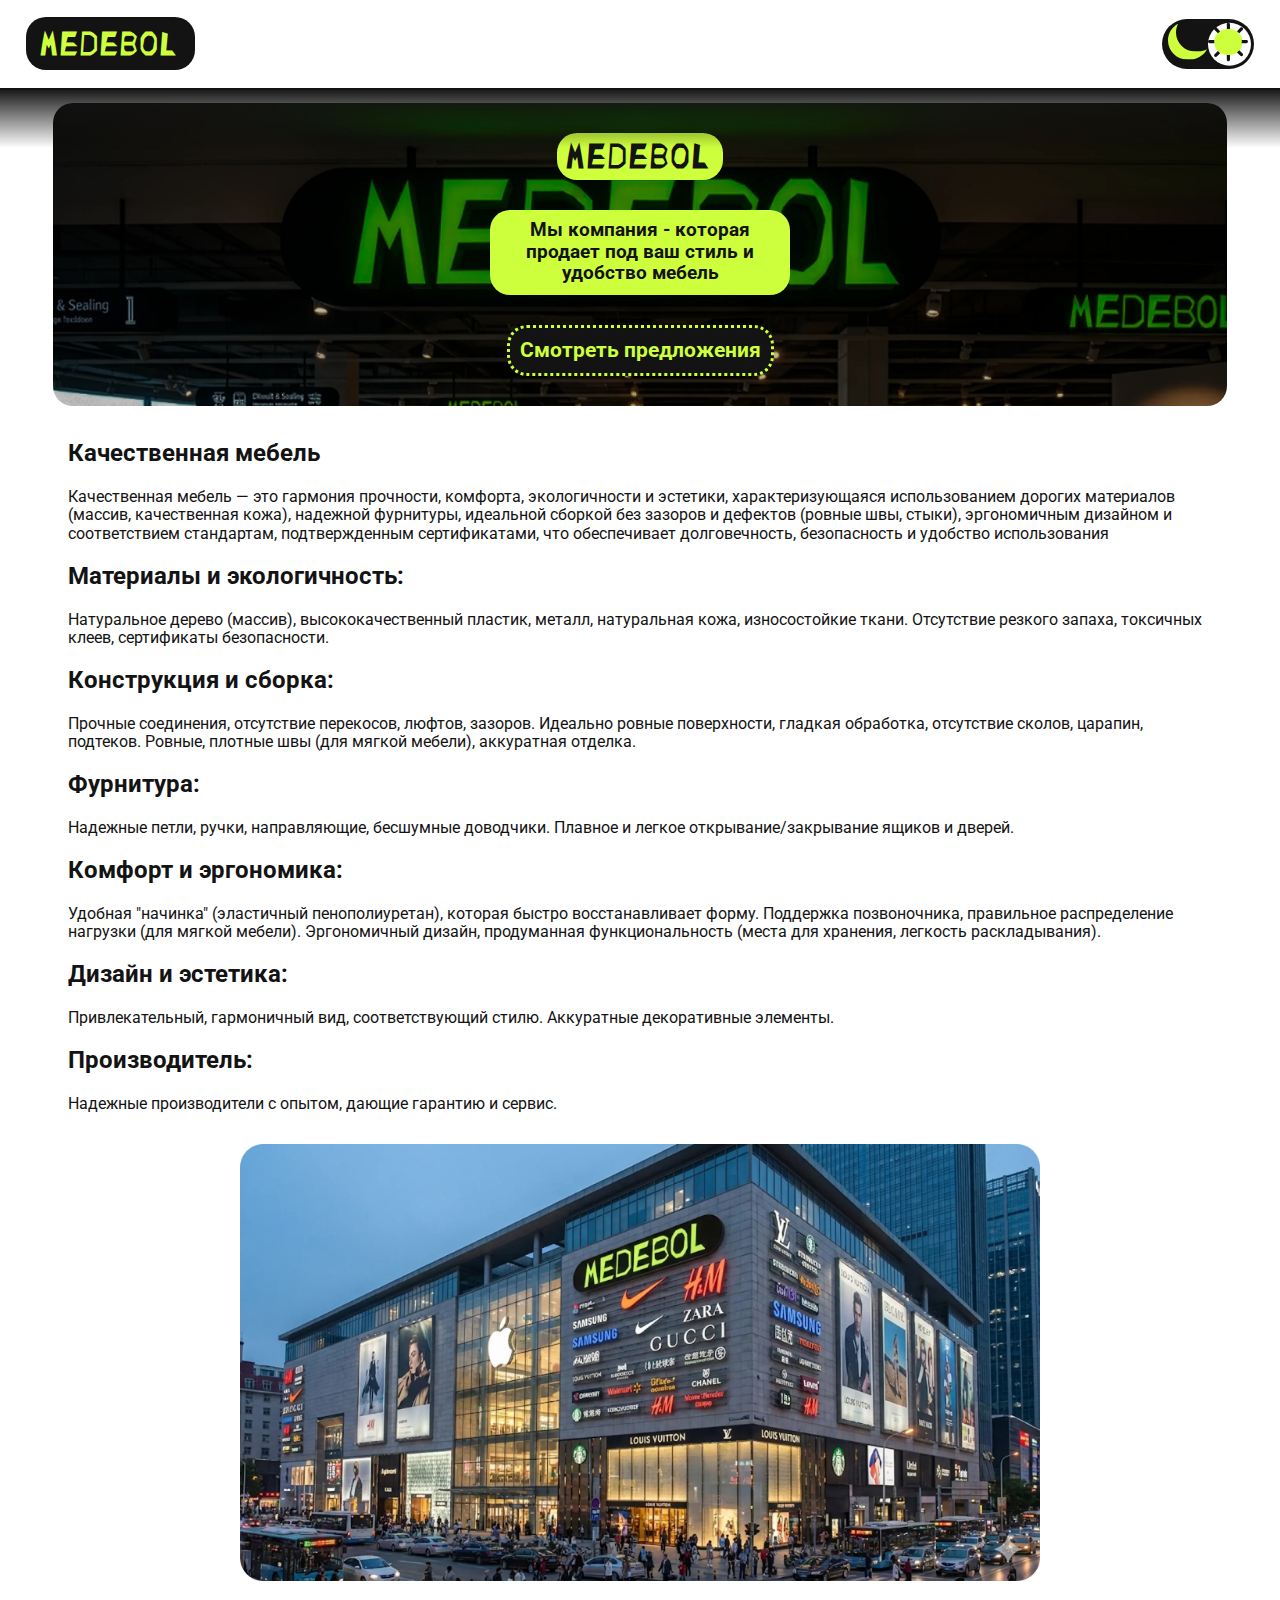
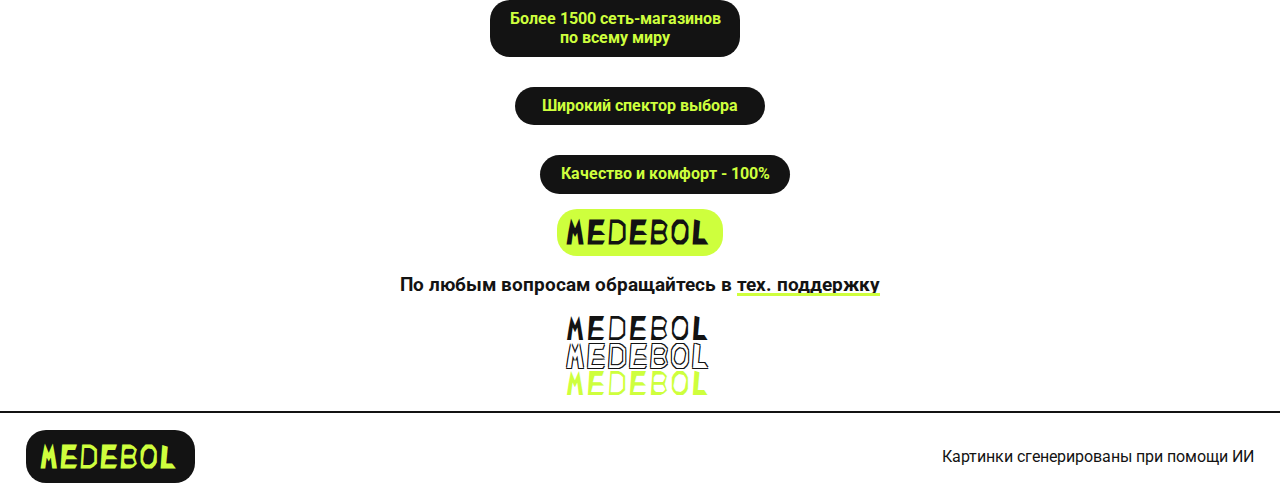
<file: pages/about-us.html>
<!DOCTYPE html>
<html lang="ru">
<head>
    <meta charset="UTF-8">
    <meta name="viewport" content="width=device-width, initial-scale=1.0">
    <meta name="description" content="MEDEBOL - О нас. Смотрите наши предложения по мебелю, узнавайте новое, качество, распродажи. MEDEBOL всемирная компания, предаствляя качественные услуги, а так служебная поддержка на ваши интересующие вопросы. Мебель - Качетсво">
    <meta name="google-site-verification" content="POzSSQd3IZOIQiUNMjCIF3KPBFPMCvrIMZgmNRqX080" />
    <link rel="shortcut icon" href="../assets/icons/MEDEBOL-tab-ico.webp" type="image/x-icon">
    <title>MEDEBOL - О нас</title>
    <link rel="stylesheet" href="../assets/styles/normalize.css">
    <link rel="stylesheet" href="../assets/fonts/css/medebol.css">
    <link rel="preconnect" href="https://fonts.googleapis.com">
    <link rel="preconnect" href="https://fonts.gstatic.com" crossorigin>
    <link href="https://fonts.googleapis.com/css2?family=Roboto:wght@100..900&display=swap" rel="stylesheet">
    <link rel="stylesheet" href="../assets/styles/variables.css">
    <link rel="stylesheet" href="../assets/styles/global.css">
    <link rel="stylesheet" href="../assets/styles/about-us.css">
    <script src="../assets/scripts/abous-us.js" defer></script>
</head>
<body>
    <header class="header">
        <div class="header-container">
            <div class="div-header-footer-logo"><h1 class="header-footer-logo">MEDEBOL</h1></div>
            <div class="div-nav-header-footer">
                <nav>
                    <ul>
                        <li><div class="div-toggle-theme"><button class="toggle-theme"><img src="../assets/icons/moon.svg" alt="Иконка луны" width="40" height="40"><img  src="../assets/icons/sun.svg" alt="Иконка солнца" width="40" height="40"></button><span class="toggle-view"></span></div></li>
                    </ul>
                </nav>
            </div>
        </div>
    </header>
    <main class="main">
        <div class="main-container">
            <section class="section-greeting">
                <div class="blocks-of-greeting">
                    <h2 class="name-company">MEDEBOL</h2>
                    <h3 class="hyphen-company-on-greeting">Мы компания - которая продает под ваш стиль и удобство мебель</h3>
                    <a href="../index.html">Смотреть предложения</a>
                </div>
            </section>
            <section class="description-about-company">
                <div class="desciption-titles-and-paragraphs">
                    <h2>Качественная мебель</h2>
                    <p>Качественная мебель — это гармония прочности, комфорта, экологичности и эстетики, характеризующаяся использованием дорогих материалов (массив,  качественная кожа), надежной фурнитуры, идеальной сборкой без зазоров и  дефектов (ровные швы, стыки), эргономичным дизайном и соответствием  стандартам, подтвержденным сертификатами, что обеспечивает  долговечность, безопасность и удобство использования</p>
                    <h2>Материалы и экологичность:</h2>
                    <p>Натуральное дерево (массив), высококачественный пластик, металл, натуральная кожа, износостойкие ткани. Отсутствие резкого запаха, токсичных клеев, сертификаты безопасности.</p>
                    <h2>Конструкция и сборка:</h2>
                    <p>Прочные соединения, отсутствие перекосов, люфтов, зазоров. Идеально ровные поверхности, гладкая обработка, отсутствие сколов, царапин, подтеков. Ровные, плотные швы (для мягкой мебели), аккуратная отделка.</p>
                    <h2>Фурнитура:</h2>
                    <p>Надежные петли, ручки, направляющие, бесшумные доводчики. Плавное и легкое открывание/закрывание ящиков и дверей.</p>
                    <h2>Комфорт и эргономика:</h2>
                    <p>Удобная "начинка" (эластичный пенополиуретан), которая быстро восстанавливает форму. Поддержка позвоночника, правильное распределение нагрузки (для мягкой мебели). Эргономичный дизайн, продуманная функциональность (места для хранения, легкость раскладывания).</p>
                    <h2>Дизайн и эстетика:</h2>
                    <p>Привлекательный, гармоничный вид, соответствующий стилю. Аккуратные декоративные элементы.</p>
                    <h2>Производитель:</h2>
                    <p>Надежные производители с опытом, дающие гарантию и сервис.</p>
                </div>
                <div class="facts-about-company">
                    <div class="div-img-company"><img src="../assets/images/banners/mall.webp" alt="Торговый центр и компания MEDEBOL" width="300" height="180"></div>
                    <div class="facts-titles">
                        <p class="fact-title">Более 1500 сеть-магазинов по всему миру</p>
                        <p class="fact-title">Широкий спектор выбора</p>
                        <p class="fact-title">Качество и комфорт - 100%</p>
                    </div>
                    <h2 class="name-company">MEDEBOL</h2>
                    <h3 class="suggest-technical-support">По любым вопросам обращайтесь в <span class="technical-support">тех. поддержку</span></h3>
                    <div class="marketing-logos">
                        <p class="marketing-logo">MEDEBOL</p>
                        <p class="marketing-logo">MEDEBOL</p>
                        <p class="marketing-logo">MEDEBOL</p>
                    </div>
                </div>
            </section>
        </div>
    </main>
    <footer class="footer">
        <div class="footer-container">
            <div class="div-header-footer-logo"><span class="header-footer-logo">MEDEBOL</span></div>
            <div class="div-nav-header-footer">
                <nav>
                    <ul>
                        <li><p class="warning-about-ai">Картинки сгенерированы при помощи ИИ</p></li>
                    </ul>
                </nav>
            </div>
        </div>
    </footer>
</body>
</html>
</file>
<file: assets/fonts/css/medebol.css>
@font-face {
  font-family: 'medebol';
  src: url('../font/medebol.eot?52925147');
  src: url('../font/medebol.eot?52925147#iefix') format('embedded-opentype'),
       url('../font/medebol.woff2?52925147') format('woff2'),
       url('../font/medebol.woff?52925147') format('woff'),
       url('../font/medebol.ttf?52925147') format('truetype'),
       url('../font/medebol.svg?52925147#medebol') format('svg');
  font-weight: normal;
  font-style: normal;
}
/* Chrome hack: SVG is rendered more smooth in Windozze. 100% magic, uncomment if you need it. */
/* Note, that will break hinting! In other OS-es font will be not as sharp as it could be */
/*
@media screen and (-webkit-min-device-pixel-ratio:0) {
  @font-face {
    font-family: 'medebol';
    src: url('../font/medebol.svg?52925147#medebol') format('svg');
  }
}
*/
[class^="icon-"]:before, [class*=" icon-"]:before {
  font-family: "medebol";
  font-style: normal;
  font-weight: normal;
  speak: never;

  display: inline-block;
  text-decoration: inherit;
  width: 1em;
  margin-right: .2em;
  text-align: center;
  /* opacity: .8; */

  /* For safety - reset parent styles, that can break glyph codes*/
  font-variant: normal;
  text-transform: none;

  /* fix buttons height, for twitter bootstrap */
  line-height: 1em;

  /* Animation center compensation - margins should be symmetric */
  /* remove if not needed */
  margin-left: .2em;

  /* you can be more comfortable with increased icons size */
  /* font-size: 120%; */

  /* Font smoothing. That was taken from TWBS */
  -webkit-font-smoothing: antialiased;
  -moz-osx-font-smoothing: grayscale;

  /* Uncomment for 3D effect */
  /* text-shadow: 1px 1px 1px rgba(127, 127, 127, 0.3); */
}

.icon-b-medebol:before { content: '\42'; } /* 'B' */
.icon-d-medebol:before { content: '\44'; } /* 'D' */
.icon-e-medebol:before { content: '\45'; } /* 'E' */
.icon-l-medebol:before { content: '\4c'; } /* 'L' */
.icon-m-medebol:before { content: '\4d'; } /* 'M' */
.icon-o-medebol:before { content: '\4f'; } /* 'O' */
</file>
<file: assets/styles/variables.css>
:root {
    --light-theme: rgb(255, 255, 255);
    --dark-theme: rgb(19, 19, 19);
    --accent-color: rgb(206, 255, 61);
    --size-logos-h-f: clamp(20px, 1.8vw, 64px);
    --size-titles: clamp(20px, 1.7vw, 48px);
    --size-a-h-f: clamp(24px, 1.67vw, 48px);
    --border-radius-card-offer: 30px;
    --border-radius-logos: 20px;
    --border-radius-major-elements: 20px;
    --padding-texts-titles: 10px;
    --font-text-cards-offer: clamp(14px, 1.25vw, 24px);
    /* hover vars */
    --transition-standard: 0.4s ease;
    --hover-light-theme: rgb(230, 230, 230);
    --hover-dark-theme: rgb(54, 54, 54);
}
</file>
<file: assets/styles/global.css>
/* MOBILE FIRST */

body {
    background-color: var(--light-theme);
    color: var(--dark-theme);
    font-family: "Roboto", sans-serif;
    scroll-behavior: smooth;
}

body.dark {
    background-color: var(--dark-theme);
    color: var(--light-theme);
}

body.dark::-webkit-scrollbar-track {
    background-color: var(--light-theme);
}

::-webkit-scrollbar {
    width: 9px;
    
}

::-webkit-scrollbar-track {
    background-color: var(--dark-theme);
}

::-webkit-scrollbar-thumb {
    background: var(--accent-color);
    border-radius: 10px;
}

.header {
    position: sticky;
    inset: 0;
    width: 100%;
    height: 90px;
    padding: 2%;
    background-color: var(--light-theme);
    color: var(--dark-theme);
    border-bottom: var(--dark-theme) 2px solid;
    display: grid;
    align-content: center;
    z-index: 9;
}

.header.dark {
    background-color: var(--dark-theme);
    color: var(--light-theme);
    border-bottom: var(--light-theme) 2px solid;
}

header::after {
    content: "";
    position: absolute;
    top: 100%;
    left: 0;
    background: linear-gradient(0deg, rgba(19, 19, 19, 0), var(--dark-theme));
    width: 100%;
    height: 60px;
    pointer-events: none;
}

.header.dark::after {
    content: "";
    position: absolute;
    top: 100%;
    left: 0;
    background: linear-gradient(0deg, rgba(255, 255, 255, 0), var(--light-theme));
    width: 100%;
    height: 60px;
    pointer-events: none;
}

.header.moved {
    transform: translateY(-90px);
}

.header-container {
    width: 100%;
    display: grid;
    align-items: center;
    grid-template-columns: 1fr 2fr 1fr;
}

.header-footer-logo {
    background-color: var(--dark-theme);
    color: var(--accent-color);
    border-radius: var(--border-radius-logos);
    display: inline;
    font-size: var(--size-logos-h-f);
    font-weight: bold;
    font-family: "medebol", "Roboto";
    padding: 15px;
}

.header-footer-logo.dark {
    background-color: var(--light-theme);
}

.div-nav-header-footer {
    width: 100%;
    display: flex;
    justify-content: flex-end;
}

.div-nav-header-footer ul {
    display: flex;
    align-items: center;
    justify-content: space-between;
    gap: 75px;
    list-style: none;
}

.div-nav-header-footer a {
    color: var(--dark-theme);
    text-decoration: none;
    font-size: var(--size-a-h-f);
    font-weight: bold;
}

.div-nav-header-footer.dark a {
    color: var(--light-theme);
}

.div-toggle-theme {
    position: relative;
}

.toggle-theme {
    width: 100%;
    height: 50px;
    border-radius: 30px;
    border: none;
    background-color: var(--dark-theme);
}

.toggle-theme.dark {
    background-color: var(--light-theme);
}

.toggle-view {
    position: absolute;
    inset: 0;
    background-color: var(--light-theme);
    width: 42.5px;
    height: 42.5px;
    border-radius: 100%;
    z-index: 1;
    top: 50%;
    left: 50%;
    transform: translate(-0%, -50%);
}

.toggle-view.dark {
    background-color: var(--dark-theme);
    transform: translate(-100%, -50%);
}

.toggle-theme img {
    position: relative;
    z-index: 2;
}

.burger-menu {
    width: 100%;
    display: flex;
    align-items: flex-end;
    flex-direction: column;
    gap: 8px;
}

.stick {
    background-color: var(--dark-theme);
    width: 55px;
    height: 6px;
}

.stick.dark {
    background-color: var(--light-theme);
}

.burger-menu-modal {
    display: none;
    position: fixed;
    z-index: 15;
    background-color: var(--dark-theme);
    width: 250px;
    height: 100%;
}

.burger-menu-modal.dark {
    background-color: var(--light-theme);
}

.burger-menu-modal.shown {
    display: block;
}

.burger-menu-modal::after {
    content: "";
    position: absolute;
    top: 0;
    left: 250px;
    width: 100vw;
    height: 100%;
    background-color: rgba(0, 0, 0, 0.6);
    backdrop-filter: blur(5px);
    z-index: -1;
}

.burger-menu-list {
    height: calc(100% - 90px);
    display: flex;
    flex-direction: column;
    gap: 10px;
    justify-content: center;
    align-items: center;
}

.burger-menu-list li {
    list-style: none;
}

.burger-menu-list a {
    color: var(--light-theme);
    text-decoration: none;
    font-size: var(--size-a-h-f);
    font-weight: bold;
}

.burger-menu-modal.dark a {
    color: var(--dark-theme);
}

.main {
    position: relative;
}

.main-container {
    max-width: 1200px;
    padding: 1%;
    margin: 0 auto;
}

.header-footer-logo, .name-company, .marketing-logo {
    letter-spacing: 5px;
}

.footer {
    width: 100%;
    height: 90px;
    padding: 2%;
    background-color: var(--light-theme);
    color: var(--dark-theme);
    border-top: var(--dark-theme) 2px solid;
    display: grid;
    align-content: center;
}

.footer.dark {
    background-color: var(--dark-theme);
    color: var(--light-theme);
    border-top: var(--light-theme) 2px solid;
}

.footer-container {
    width: 100%;
    display: grid;
    align-items: center;
    grid-template-columns: 1fr 1fr;
}

.warning-about-ai {
    text-align: center;
}

@media (min-width: 768px) {
    .header-container {
        grid-template-columns: 1fr 1fr;
    }
}

@media (min-width: 1024px) {
    .header-container {
        grid-template-columns: 1fr 1fr;
    }
}
</file>
<file: assets/styles/about-us.css>
.header-container {
    grid-template-columns: 1fr 1fr;
}

.section-greeting {
    width: 100%;
    background-image: url(../images/banners/market.webp);
    background-size: cover;
    padding: 30px;
    border-radius: var(--border-radius-major-elements);
}

.blocks-of-greeting {
    width: 100%;
    display: flex;
    flex-direction: column;
    align-items: center;
    gap: 30px;
}

.name-company {
    display: inline-block;
    background-color: var(--accent-color);
    color: var(--dark-theme);
    font-family: "medebol", 'Roboto', sans-serif;
    padding: var(--padding-texts-titles);
    border-radius: var(--border-radius-major-elements);
    margin: 0;
}

.hyphen-company-on-greeting {
    width: 100%;
    max-width: 300px;
    background-color: var(--accent-color);
    color: var(--dark-theme);
    padding: var(--padding-texts-titles);
    border-radius: var(--border-radius-major-elements);
    text-align: center;
    margin: 0;
}

.blocks-of-greeting a {
    background-color: var(--dark-theme);
    color: var(--accent-color);
    border: var(--accent-color) 3px dotted;
    border-radius: var(--border-radius-major-elements);
    font-size: clamp(18px, 1.67vw, 42px);
    font-weight: bold;
    padding: var(--padding-texts-titles);
    text-decoration: none;
}

.description-about-company {
    
}

.desciption-titles-and-paragraphs {
    padding: 15px;
}

.div-img-company img {
    width: 100%;
    max-width: 800px;
    height: auto;
}

.facts-about-company {
    display: flex;
    flex-direction: column;
    align-items: center;
}

.facts-titles {
    display: flex;
    flex-direction: column;
    gap: 30px;
    margin: 15px 0;
}

.fact-title {
    display: inline-block;
    background-color: var(--dark-theme);
    color: var(--accent-color);
    border-radius: var(--border-radius-major-elements);
    padding: var(--padding-texts-titles);
    text-align: center;
    font-weight: bold;
    max-width: 250px;
    margin: 0;
}

.fact-title.dark {
    background-color: var(--light-theme);
}

.fact-title:nth-child(1) {
    transform: translate(-25px);
}

.fact-title:nth-child(3) {
    transform: translate(25px);
}

.suggest-technical-support {
    text-align: center;
}

.technical-support {
    position: relative;
}

.technical-support::before {
    content: "";
    position: absolute;
    bottom: 0;
    left: 0;
    background-color: var(--accent-color);
    width: 100%;
    height: 3px;
}

.marketing-logos {
    display: flex;
    flex-direction: column;
}

.marketing-logo {
    font-family: 'medebol', 'Roboto';
    margin: 0;
    font-size: clamp(24px, 1.67vw, 64px);
}

.marketing-logo:nth-child(1) {
    color: var(--dark-theme);
}

.marketing-logo:nth-child(2) {
    color: var(--light-theme);
    text-shadow: -1px -1px 0 var(--dark-theme),
                1px -1px 0 var(--dark-theme),
                -1px 1px 0 var(--dark-theme),
                1px 1px 0 var(--dark-theme);
}

.marketing-logo:nth-child(3) {
    color: var(--accent-color);
}

.marketing-logo.dark:nth-child(1) {
    color: var(--light-theme);
}

.marketing-logo.dark:nth-child(2) {
    color: var(--dark-theme);
    text-shadow: -1px -1px 0 var(--light-theme),
                1px -1px 0 var(--light-theme),
                -1px 1px 0 var(--light-theme),
                1px 1px 0 var(--light-theme);
}

@media (min-width: 768px) {
    
}

@media (min-width: 1024px) {
    
}
</file>
